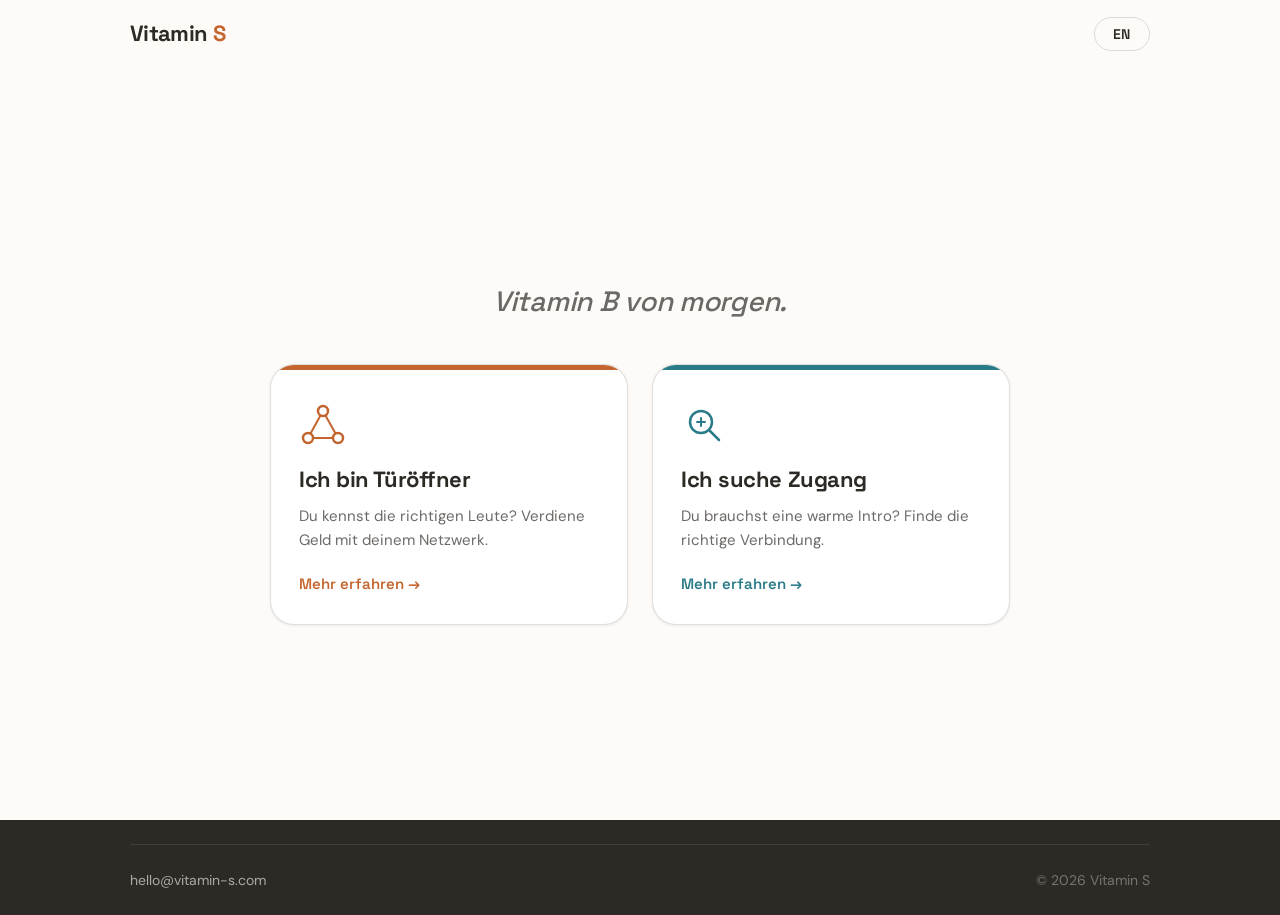
<file: index.html>
<!DOCTYPE html>
<html lang="de">
<head>
  <meta charset="UTF-8">
  <meta name="viewport" content="width=device-width, initial-scale=1.0">
  <meta name="description" content="Vitamin S — Warm introductions that open doors. For super communicators and job seekers.">
  <title>Vitamin S</title>
  <link rel="preconnect" href="https://fonts.googleapis.com">
  <link rel="preconnect" href="https://fonts.gstatic.com" crossorigin>
  <link href="https://fonts.googleapis.com/css2?family=DM+Sans:ital,opsz,wght@0,9..40,300;0,9..40,400;0,9..40,500;0,9..40,600;1,9..40,400&family=Space+Grotesk:wght@400;500;600;700&display=swap" rel="stylesheet">
  <link rel="stylesheet" href="style.css">
</head>
<body data-page="splash">

  <!-- ─── NAV ─── -->
  <header class="nav" id="nav">
    <div class="container nav__inner">
      <a href="index.html" class="nav__logo" aria-label="Vitamin S">
        Vitamin&nbsp;<span class="nav__s">S</span>
      </a>
      <button class="lang-toggle" id="langToggle" aria-label="Switch language" data-i18n="langToggle">EN</button>
    </div>
  </header>

  <main class="splash-main">
    <div class="splash-hero">
      <p class="splash-tagline" data-i18n="splashTagline">Vitamin B von morgen.</p>
    </div>

    <div class="splash-cards container">

      <a href="communicators.html" class="splash-card splash-card--communicator">
        <div class="splash-card__stripe splash-card__stripe--communicator"></div>
        <div class="splash-card__body">
          <div class="splash-card__icon" aria-hidden="true">
            <svg viewBox="0 0 48 48" fill="none" xmlns="http://www.w3.org/2000/svg">
              <circle cx="24" cy="9" r="5" stroke="currentColor" stroke-width="2.5"/>
              <circle cx="9" cy="36" r="5" stroke="currentColor" stroke-width="2.5"/>
              <circle cx="39" cy="36" r="5" stroke="currentColor" stroke-width="2.5"/>
              <line x1="21.5" y1="13.5" x2="11.5" y2="31.5" stroke="currentColor" stroke-width="2" stroke-linecap="round"/>
              <line x1="26.5" y1="13.5" x2="36.5" y2="31.5" stroke="currentColor" stroke-width="2" stroke-linecap="round"/>
              <line x1="14" y1="36" x2="34" y2="36" stroke="currentColor" stroke-width="2" stroke-linecap="round"/>
            </svg>
          </div>
          <h2 data-i18n="splashCommTitle">Ich bin Türöffner</h2>
          <p data-i18n="splashCommSub">Du kennst die richtigen Leute? Verdiene Geld mit deinem Netzwerk.</p>
          <span class="splash-card__cta splash-card__cta--communicator" data-i18n="splashCTA">Mehr erfahren →</span>
        </div>
      </a>

      <a href="seekers.html" class="splash-card splash-card--seeker">
        <div class="splash-card__stripe splash-card__stripe--seeker"></div>
        <div class="splash-card__body">
          <div class="splash-card__icon" aria-hidden="true">
            <svg viewBox="0 0 48 48" fill="none" xmlns="http://www.w3.org/2000/svg">
              <circle cx="20" cy="20" r="11" stroke="currentColor" stroke-width="2.5"/>
              <path d="M29 29l9 9" stroke="currentColor" stroke-width="2.5" stroke-linecap="round"/>
              <path d="M16 20h8M20 16v8" stroke="currentColor" stroke-width="2" stroke-linecap="round"/>
            </svg>
          </div>
          <h2 data-i18n="splashSeekerTitle">Ich suche Zugang</h2>
          <p data-i18n="splashSeekerSub">Du brauchst eine warme Intro? Finde die richtige Verbindung.</p>
          <span class="splash-card__cta splash-card__cta--seeker" data-i18n="splashCTA">Mehr erfahren →</span>
        </div>
      </a>

    </div>
  </main>

  <!-- ─── FOOTER ─── -->
  <footer class="footer footer--minimal">
    <div class="container footer__inner">
      <div class="footer__bottom">
        <a href="mailto:hello@vitamin-s.com" class="footer__email">hello@vitamin-s.com</a>
        <span class="footer__copy" data-i18n="footerCopyright">© 2026 Vitamin S</span>
      </div>
    </div>
  </footer>

  <script src="script.js"></script>
</body>
</html>
</file>
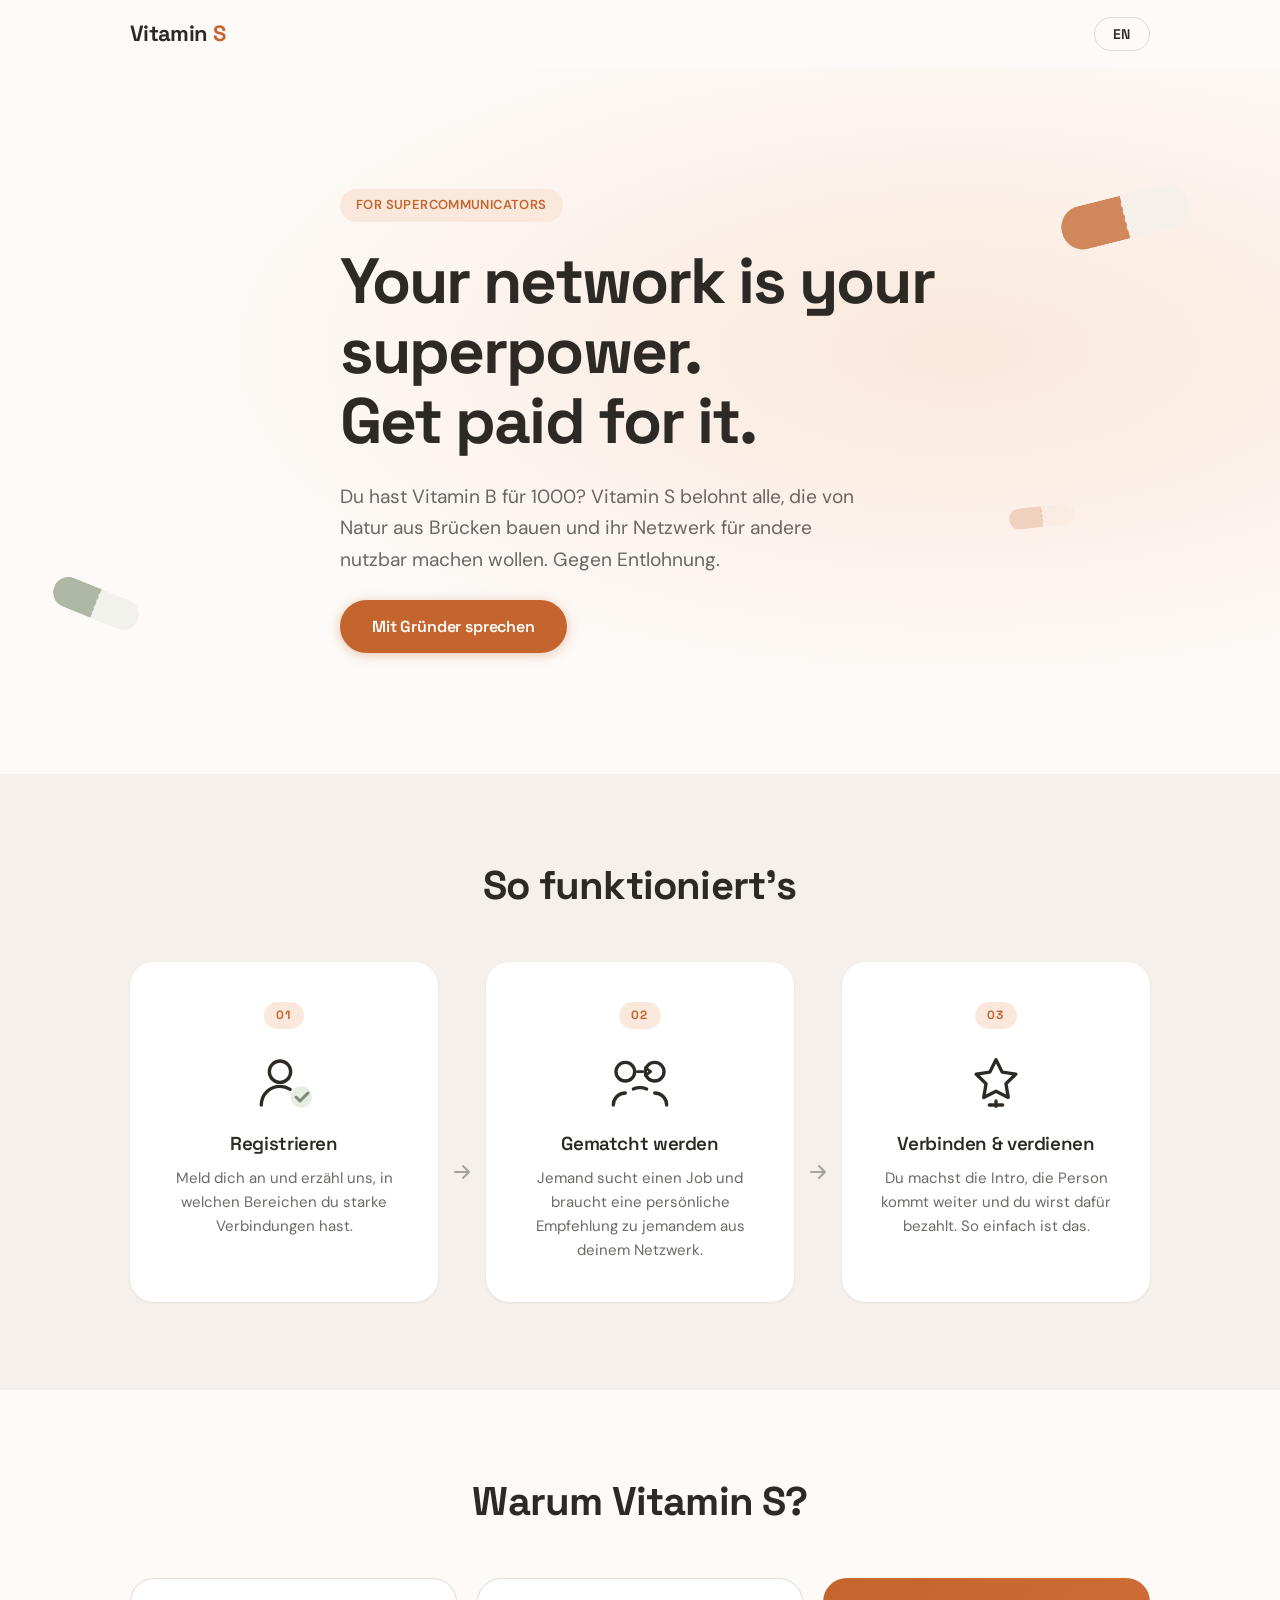
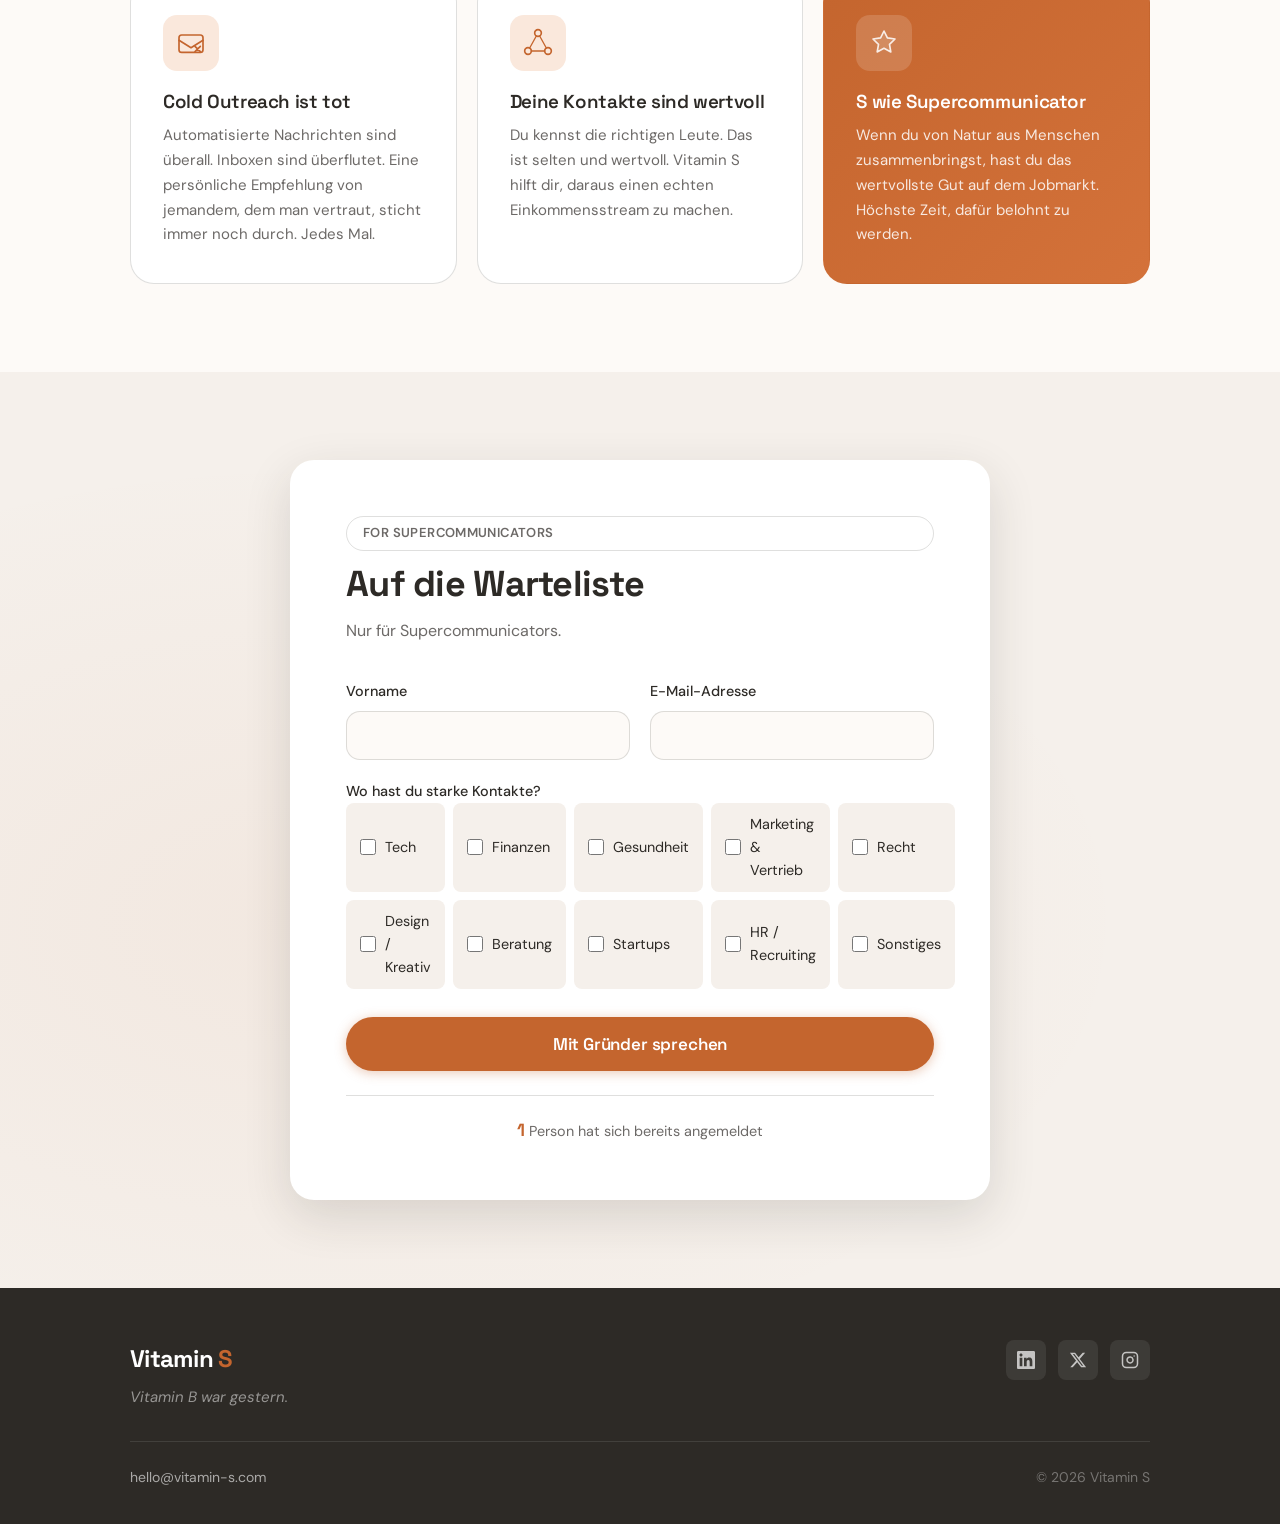
<file: communicators.html>
<!DOCTYPE html>
<html lang="en">
<head>
  <meta charset="UTF-8">
  <meta name="viewport" content="width=device-width, initial-scale=1.0">
  <meta name="description" content="Get paid for making warm introductions. Vitamin S is the platform for super communicators.">
  <title>Vitamin S — Your network is your superpower</title>
  <link rel="preconnect" href="https://fonts.googleapis.com">
  <link rel="preconnect" href="https://fonts.gstatic.com" crossorigin>
  <link href="https://fonts.googleapis.com/css2?family=DM+Sans:ital,opsz,wght@0,9..40,300;0,9..40,400;0,9..40,500;0,9..40,600;1,9..40,400&family=Space+Grotesk:wght@400;500;600;700&display=swap" rel="stylesheet">
  <link rel="stylesheet" href="style.css">
</head>
<body>

  <!-- ─── NAV ─── -->
  <header class="nav" id="nav">
    <div class="container nav__inner">
      <a href="index.html" class="nav__logo" aria-label="Vitamin S">
        Vitamin&nbsp;<span class="nav__s">S</span>
      </a>
      <button class="lang-toggle" id="langToggle" aria-label="Switch language" data-i18n="langToggle">DE</button>
    </div>
  </header>

  <main>

    <!-- ─── HERO ─── -->
    <section class="hero fade-in-section" id="hero">
      <div class="hero__pills" aria-hidden="true">
        <svg class="pill pill--large" viewBox="0 0 100 34" fill="none" xmlns="http://www.w3.org/2000/svg">
          <rect width="100" height="34" rx="17" fill="#F5F0EB"/>
          <clipPath id="cp-l"><rect width="50" height="34"/></clipPath>
          <rect width="100" height="34" rx="17" fill="#C4652E" clip-path="url(#cp-l)"/>
          <line x1="50" y1="6" x2="50" y2="28" stroke="white" stroke-width="1.5" stroke-dasharray="3 3" opacity="0.7"/>
        </svg>
        <svg class="pill pill--medium" viewBox="0 0 70 24" fill="none" xmlns="http://www.w3.org/2000/svg">
          <rect width="70" height="24" rx="12" fill="#E8EDE4"/>
          <clipPath id="cp-m"><rect width="35" height="24"/></clipPath>
          <rect width="70" height="24" rx="12" fill="#7A8B6F" clip-path="url(#cp-m)"/>
          <line x1="35" y1="4" x2="35" y2="20" stroke="white" stroke-width="1.5" stroke-dasharray="2 3" opacity="0.6"/>
        </svg>
        <svg class="pill pill--small" viewBox="0 0 56 18" fill="none" xmlns="http://www.w3.org/2000/svg">
          <rect width="56" height="18" rx="9" fill="#FAE8DC"/>
          <clipPath id="cp-s"><rect width="28" height="18"/></clipPath>
          <rect width="56" height="18" rx="9" fill="#C4652E" opacity="0.45" clip-path="url(#cp-s)"/>
          <line x1="28" y1="3" x2="28" y2="15" stroke="#C4652E" stroke-width="1" stroke-dasharray="2 2" opacity="0.6"/>
        </svg>
      </div>
      <div class="container hero__inner">
        <span class="pill-badge" data-i18n="heroBadge">Super Communicators only</span>
        <h1 class="hero__headline" data-i18n-html="heroHeadline">
          Your network is your superpower.<br>Get paid for it.
        </h1>
        <p class="hero__sub" data-i18n="heroSub">
          Vitamin B is so yesterday. Vitamin S rewards the people who actually make things happen — warm introductions that open doors.
        </p>
        <a href="#waitlist" class="btn btn--primary" data-i18n="heroCTA">Claim Your Spot</a>
      </div>
    </section>

    <!-- ─── HOW IT WORKS ─── -->
    <section class="how fade-in-section" id="how">
      <div class="container">
        <h2 class="section-title" data-i18n="howTitle">How it works</h2>
        <div class="steps">

          <div class="step-card">
            <div class="step-number">01</div>
            <div class="step-icon">
              <svg viewBox="0 0 48 48" fill="none" xmlns="http://www.w3.org/2000/svg">
                <circle cx="21" cy="17" r="8" stroke="currentColor" stroke-width="2.5" stroke-linecap="round"/>
                <path d="M7 42c0-7.732 6.268-14 14-14 2.79 0 5.4.82 7.6 2.23" stroke="currentColor" stroke-width="2.5" stroke-linecap="round"/>
                <circle cx="37" cy="36" r="8" fill="#E8EDE4"/>
                <path d="M33 36l3 3 6-6" stroke="#7A8B6F" stroke-width="2.2" stroke-linecap="round" stroke-linejoin="round"/>
              </svg>
            </div>
            <h3 data-i18n="step1Title">Sign up</h3>
            <p data-i18n="step1Text">Join as a Super Communicator and tell us about your network and areas of expertise.</p>
          </div>

          <div class="step-arrow" aria-hidden="true">
            <svg viewBox="0 0 24 24" fill="none" xmlns="http://www.w3.org/2000/svg">
              <path d="M5 12h14M13 6l6 6-6 6" stroke="currentColor" stroke-width="2" stroke-linecap="round" stroke-linejoin="round"/>
            </svg>
          </div>

          <div class="step-card">
            <div class="step-number">02</div>
            <div class="step-icon">
              <svg viewBox="0 0 48 48" fill="none" xmlns="http://www.w3.org/2000/svg">
                <circle cx="13" cy="17" r="7" stroke="currentColor" stroke-width="2.5"/>
                <circle cx="35" cy="17" r="7" stroke="currentColor" stroke-width="2.5"/>
                <path d="M4 42c0-4.97 4.03-9 9-9" stroke="currentColor" stroke-width="2.5" stroke-linecap="round"/>
                <path d="M44 42c0-4.97-4.03-9-9-9" stroke="currentColor" stroke-width="2.5" stroke-linecap="round"/>
                <path d="M19 30c1.5-.65 3.18-1 4.9-1h.2c1.72 0 3.4.35 4.9 1" stroke="currentColor" stroke-width="2.5" stroke-linecap="round"/>
                <path d="M22 17h4M28 14l4 3-4 3" stroke="currentColor" stroke-width="2" stroke-linecap="round" stroke-linejoin="round"/>
              </svg>
            </div>
            <h3 data-i18n="step2Title">Get matched</h3>
            <p data-i18n="step2Text">A job seeker requests a warm intro to someone in your network — a hiring manager, founder, or decision-maker.</p>
          </div>

          <div class="step-arrow" aria-hidden="true">
            <svg viewBox="0 0 24 24" fill="none" xmlns="http://www.w3.org/2000/svg">
              <path d="M5 12h14M13 6l6 6-6 6" stroke="currentColor" stroke-width="2" stroke-linecap="round" stroke-linejoin="round"/>
            </svg>
          </div>

          <div class="step-card">
            <div class="step-number">03</div>
            <div class="step-icon">
              <svg viewBox="0 0 48 48" fill="none" xmlns="http://www.w3.org/2000/svg">
                <path d="M24 8l4.6 9.3 10.3 1.5-7.45 7.26 1.76 10.24L24 31.62l-9.21 4.68 1.76-10.24L9.1 18.8l10.3-1.5L24 8z" stroke="currentColor" stroke-width="2.5" stroke-linejoin="round" stroke-linecap="round"/>
                <path d="M19 42h10M24 39v4" stroke="currentColor" stroke-width="2.5" stroke-linecap="round"/>
              </svg>
            </div>
            <h3 data-i18n="step3Title">Connect &amp; earn</h3>
            <p data-i18n="step3Text">You make the intro, they land the opportunity, and you get paid. Simple as that.</p>
          </div>

        </div>
      </div>
    </section>

    <!-- ─── VALUE PROPS ─── -->
    <section class="value fade-in-section" id="value">
      <div class="container">
        <h2 class="section-title" data-i18n="valueTitle">Why Vitamin S?</h2>
        <div class="value-grid">

          <div class="value-card">
            <div class="value-icon">
              <svg viewBox="0 0 48 48" fill="none" xmlns="http://www.w3.org/2000/svg">
                <rect x="6" y="12" width="36" height="26" rx="4" stroke="currentColor" stroke-width="2.5"/>
                <path d="M6 20l18 11 18-11" stroke="currentColor" stroke-width="2.5" stroke-linecap="round" stroke-linejoin="round"/>
                <path d="M30 29l8 8M38 29l-8 8" stroke="currentColor" stroke-width="2.5" stroke-linecap="round"/>
              </svg>
            </div>
            <h3 data-i18n="value1Title">Cold outreach is dead</h3>
            <p data-i18n="value1Text">Automated messages are everywhere. Inboxes are flooded. A warm intro from someone you know still cuts through every time.</p>
          </div>

          <div class="value-card">
            <div class="value-icon">
              <svg viewBox="0 0 48 48" fill="none" xmlns="http://www.w3.org/2000/svg">
                <circle cx="24" cy="9" r="5" stroke="currentColor" stroke-width="2.5"/>
                <circle cx="9" cy="36" r="5" stroke="currentColor" stroke-width="2.5"/>
                <circle cx="39" cy="36" r="5" stroke="currentColor" stroke-width="2.5"/>
                <line x1="21.5" y1="13.5" x2="11.5" y2="31.5" stroke="currentColor" stroke-width="2" stroke-linecap="round"/>
                <line x1="26.5" y1="13.5" x2="36.5" y2="31.5" stroke="currentColor" stroke-width="2" stroke-linecap="round"/>
                <line x1="14" y1="36" x2="34" y2="36" stroke="currentColor" stroke-width="2" stroke-linecap="round"/>
              </svg>
            </div>
            <h3 data-i18n="value2Title">Your contacts are valuable</h3>
            <p data-i18n="value2Text">You already know the right people. Vitamin S helps you turn those relationships into a real income stream — on your own terms.</p>
          </div>

          <div class="value-card value-card--accent">
            <div class="value-icon">
              <svg viewBox="0 0 48 48" fill="none" xmlns="http://www.w3.org/2000/svg">
                <path d="M24 6l5.1 10.3 11.4 1.66-8.25 8.03 1.95 11.35L24 31.98l-10.2 5.36 1.95-11.35L7.5 17.96l11.4-1.66L24 6z" stroke="currentColor" stroke-width="2.5" stroke-linejoin="round" stroke-linecap="round" fill="currentColor" fill-opacity="0.12"/>
              </svg>
            </div>
            <h3 data-i18n="value3Title">S like Super Communicator</h3>
            <p data-i18n="value3Text">This isn't for random referrals. Vitamin S is for top connectors whose introductions are trusted, personal, and make things happen.</p>
          </div>

        </div>
      </div>
    </section>

    <!-- ─── WAITLIST ─── -->
    <section class="waitlist fade-in-section" id="waitlist">
      <div class="container">
        <div class="waitlist-card">
          <div class="waitlist-header">
            <span class="pill-badge pill-badge--outline" data-i18n="heroBadge">Super Communicators only</span>
            <h2 data-i18n="formTitle">Join the waitlist</h2>
            <p data-i18n="formSub">Be among the first Super Communicators on Vitamin S.</p>
          </div>

          <form id="waitlistForm" novalidate>
            <div class="form-row">
              <div class="form-group">
                <label for="firstName" data-i18n="labelFirstName">First name</label>
                <input type="text" id="firstName" name="firstName" autocomplete="given-name" required>
              </div>
              <div class="form-group">
                <label for="email" data-i18n="labelEmail">Email address</label>
                <input type="email" id="email" name="email" autocomplete="email" required>
              </div>
            </div>

            <fieldset class="form-group form-fieldset">
              <legend class="form-legend" data-i18n="labelIndustries">Where do you have strong contacts?</legend>
              <div class="checkbox-grid">
                <label class="checkbox-item">
                  <input type="checkbox" name="industry" value="tech">
                  <span data-i18n="industryTech">Tech</span>
                </label>
                <label class="checkbox-item">
                  <input type="checkbox" name="industry" value="finance">
                  <span data-i18n="industryFinance">Finance</span>
                </label>
                <label class="checkbox-item">
                  <input type="checkbox" name="industry" value="healthcare">
                  <span data-i18n="industryHealthcare">Healthcare</span>
                </label>
                <label class="checkbox-item">
                  <input type="checkbox" name="industry" value="marketing">
                  <span data-i18n="industryMarketing">Marketing &amp; Sales</span>
                </label>
                <label class="checkbox-item">
                  <input type="checkbox" name="industry" value="legal">
                  <span data-i18n="industryLegal">Legal</span>
                </label>
                <label class="checkbox-item">
                  <input type="checkbox" name="industry" value="design">
                  <span data-i18n="industryDesign">Design / Creative</span>
                </label>
                <label class="checkbox-item">
                  <input type="checkbox" name="industry" value="consulting">
                  <span data-i18n="industryConsulting">Consulting</span>
                </label>
                <label class="checkbox-item">
                  <input type="checkbox" name="industry" value="startups">
                  <span data-i18n="industryStartups">Startups</span>
                </label>
                <label class="checkbox-item">
                  <input type="checkbox" name="industry" value="hr">
                  <span data-i18n="industryHR">HR / Recruiting</span>
                </label>
                <label class="checkbox-item">
                  <input type="checkbox" name="industry" value="other" id="otherCheck">
                  <span data-i18n="industryOther">Other</span>
                </label>
              </div>
              <div class="other-field" id="otherField" hidden>
                <input type="text" id="otherIndustry" name="otherIndustry"
                       data-i18n-placeholder="otherPlaceholder"
                       placeholder="Tell us more...">
              </div>
            </fieldset>

            <button type="submit" class="btn btn--primary btn--full" data-i18n="submitCTA">
              Claim Your Spot
            </button>
          </form>

          <div class="success-state" id="successState" hidden>
            <div class="success-icon">
              <svg viewBox="0 0 48 48" fill="none" xmlns="http://www.w3.org/2000/svg">
                <circle cx="24" cy="24" r="18" stroke="currentColor" stroke-width="2.5"/>
                <path d="M16 24l6 6 10-12" stroke="currentColor" stroke-width="2.5" stroke-linecap="round" stroke-linejoin="round"/>
              </svg>
            </div>
            <h3 data-i18n="successMsg">Your dose of Vitamin S is on its way!</h3>
            <p data-i18n="successSub">We'll reach out as soon as we launch. Stay connected.</p>
          </div>

          <div class="counter" id="counter">
            <span id="counterNumber">0</span>&nbsp;<span id="counterText" data-i18n="counterTextPlural">people have already joined</span>
          </div>
        </div>
      </div>
    </section>

  </main>

  <!-- ─── FOOTER ─── -->
  <footer class="footer">
    <div class="container footer__inner">
      <div class="footer__top">
        <div class="footer__brand">
          <span class="footer__logo">Vitamin&nbsp;<span class="footer__s">S</span></span>
          <p class="footer__tagline" data-i18n="footerTagline">Vitamin B war gestern.</p>
        </div>
        <div class="footer__social">
          <a href="https://linkedin.com" target="_blank" rel="noopener noreferrer" aria-label="LinkedIn" class="social-link">
            <svg viewBox="0 0 24 24" fill="currentColor" xmlns="http://www.w3.org/2000/svg">
              <path d="M20.447 20.452h-3.554v-5.569c0-1.328-.027-3.037-1.852-3.037-1.853 0-2.136 1.445-2.136 2.939v5.667H9.351V9h3.414v1.561h.046c.477-.9 1.637-1.85 3.37-1.85 3.601 0 4.267 2.37 4.267 5.455v6.286zM5.337 7.433c-1.144 0-2.063-.926-2.063-2.065 0-1.138.92-2.063 2.063-2.063 1.14 0 2.064.925 2.064 2.063 0 1.139-.925 2.065-2.064 2.065zm1.782 13.019H3.555V9h3.564v11.452zM22.225 0H1.771C.792 0 0 .774 0 1.729v20.542C0 23.227.792 24 1.771 24h20.451C23.2 24 24 23.227 24 22.271V1.729C24 .774 23.2 0 22.222 0h.003z"/>
            </svg>
          </a>
          <a href="https://x.com" target="_blank" rel="noopener noreferrer" aria-label="X / Twitter" class="social-link">
            <svg viewBox="0 0 24 24" fill="currentColor" xmlns="http://www.w3.org/2000/svg">
              <path d="M18.244 2.25h3.308l-7.227 8.26 8.502 11.24H16.17l-5.214-6.817L4.99 21.75H1.68l7.73-8.835L1.254 2.25H8.08l4.713 6.231zm-1.161 17.52h1.833L7.084 4.126H5.117z"/>
            </svg>
          </a>
          <a href="https://instagram.com" target="_blank" rel="noopener noreferrer" aria-label="Instagram" class="social-link">
            <svg viewBox="0 0 24 24" fill="none" stroke="currentColor" stroke-width="2" stroke-linecap="round" stroke-linejoin="round" xmlns="http://www.w3.org/2000/svg">
              <rect x="2" y="2" width="20" height="20" rx="5" ry="5"/>
              <path d="M16 11.37A4 4 0 1112.63 8 4 4 0 0116 11.37z"/>
              <line x1="17.5" y1="6.5" x2="17.51" y2="6.5"/>
            </svg>
          </a>
        </div>
      </div>
      <div class="footer__bottom">
        <a href="mailto:hello@vitamin-s.com" class="footer__email">hello@vitamin-s.com</a>
        <span class="footer__copy" data-i18n="footerCopyright">© 2026 Vitamin S</span>
      </div>
    </div>
  </footer>

  <script src="script.js"></script>
</body>
</html>
</file>
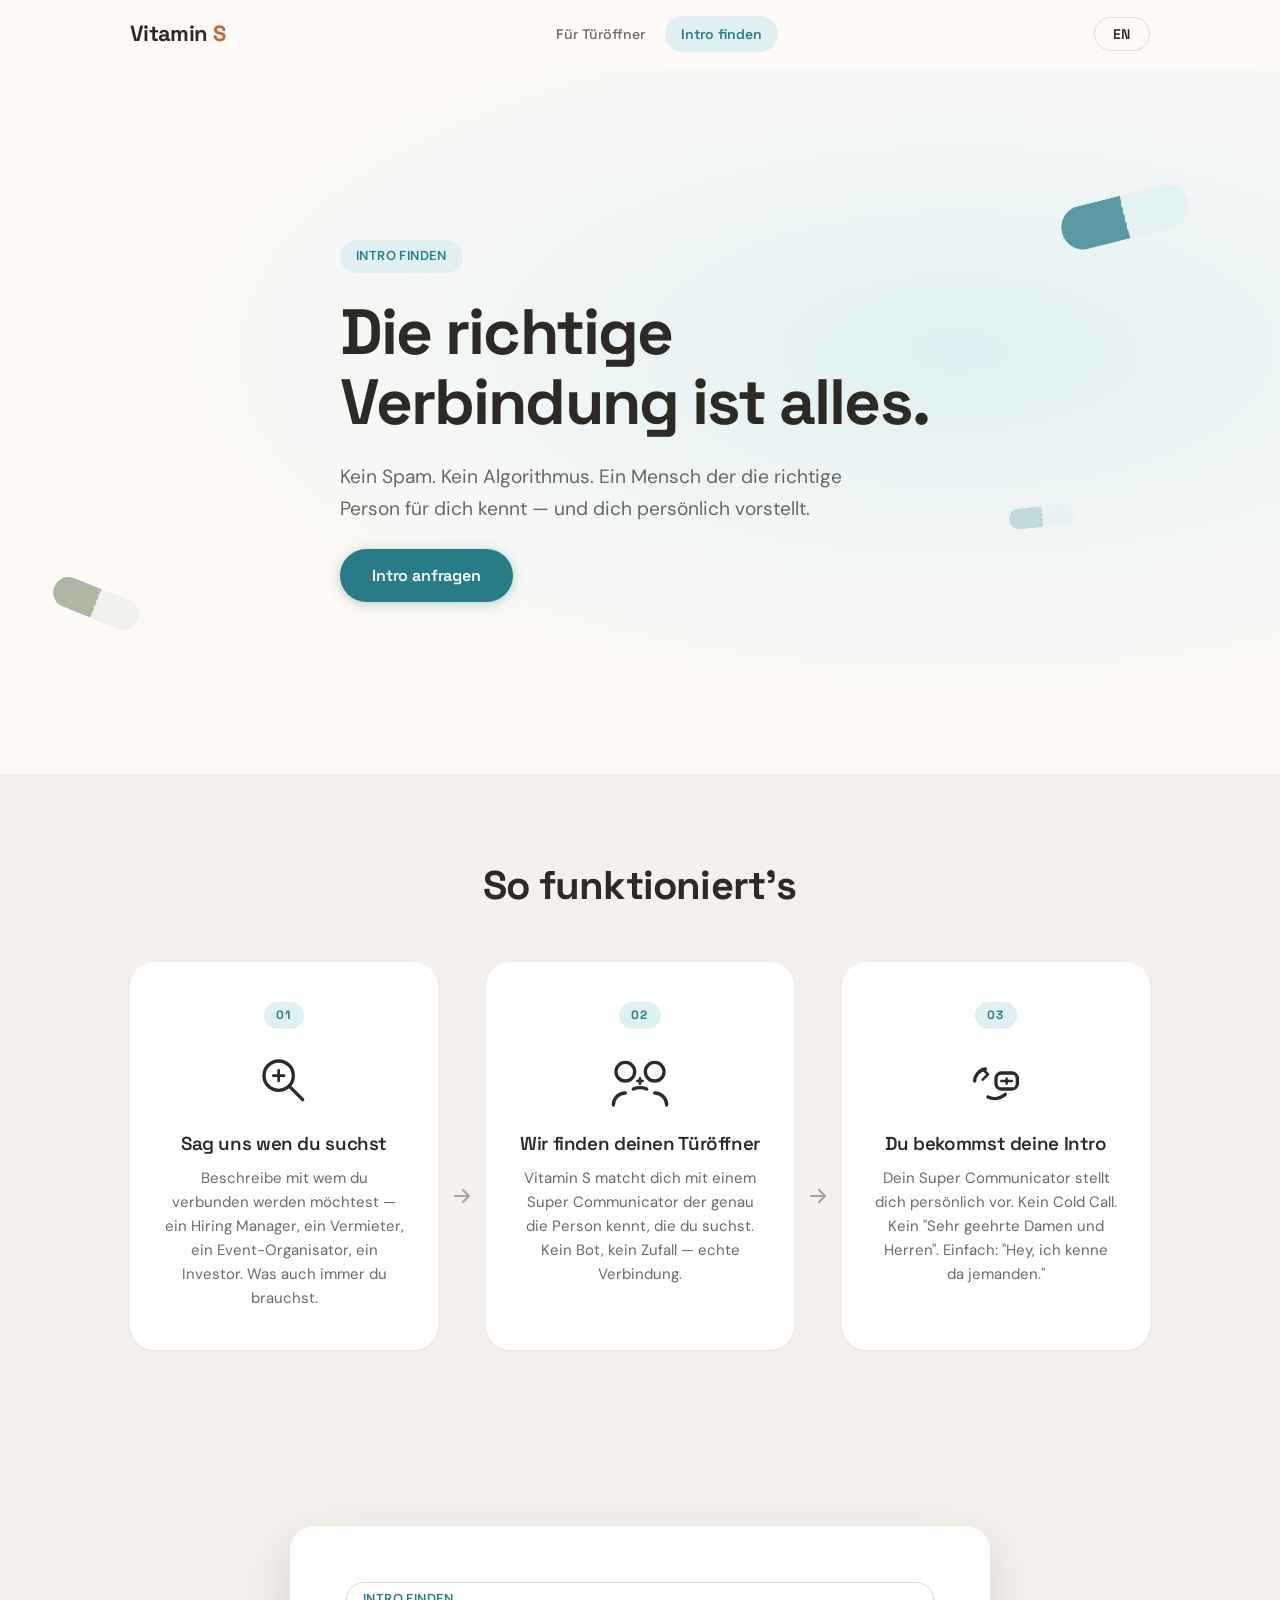
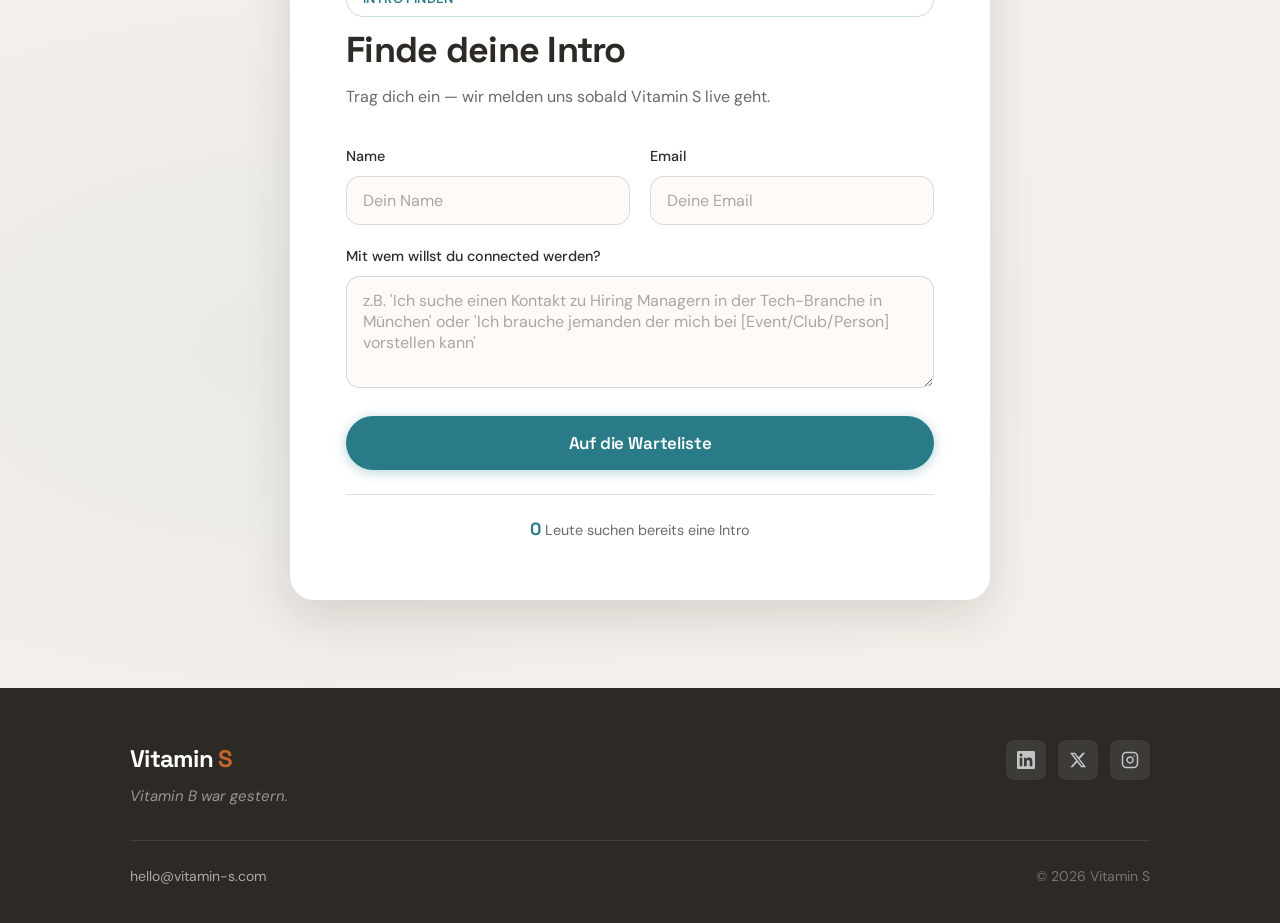
<file: seekers.html>
<!DOCTYPE html>
<html lang="de">
<head>
  <meta charset="UTF-8">
  <meta name="viewport" content="width=device-width, initial-scale=1.0">
  <meta name="description" content="Finde eine warme Intro — kein Spam, kein Algorithmus. Vitamin S verbindet dich mit echten Türöffnern.">
  <title>Vitamin S — Intro finden</title>
  <link rel="preconnect" href="https://fonts.googleapis.com">
  <link rel="preconnect" href="https://fonts.gstatic.com" crossorigin>
  <link href="https://fonts.googleapis.com/css2?family=DM+Sans:ital,opsz,wght@0,9..40,300;0,9..40,400;0,9..40,500;0,9..40,600;1,9..40,400&family=Space+Grotesk:wght@400;500;600;700&display=swap" rel="stylesheet">
  <link rel="stylesheet" href="style.css">
</head>
<body data-page="seekers">

  <!-- ─── NAV ─── -->
  <header class="nav" id="nav">
    <div class="container nav__inner">
      <a href="index.html" class="nav__logo" aria-label="Vitamin S">
        Vitamin&nbsp;<span class="nav__s">S</span>
      </a>
      <nav class="nav__tabs" aria-label="Site navigation">
        <a href="communicators.html" class="nav-tab" data-i18n="navTabCommunicators">Für Türöffner</a>
        <a href="seekers.html" class="nav-tab nav-tab--active nav-tab--teal" data-i18n="navTabSeekers">Intro finden</a>
      </nav>
      <button class="lang-toggle" id="langToggle" aria-label="Switch language" data-i18n="langToggle">EN</button>
    </div>
  </header>

  <main>

    <!-- ─── HERO ─── -->
    <section class="hero hero--seeker fade-in-section" id="hero">
      <div class="hero__pills" aria-hidden="true">
        <svg class="pill pill--large" viewBox="0 0 100 34" fill="none" xmlns="http://www.w3.org/2000/svg">
          <rect width="100" height="34" rx="17" fill="#E0F0F2"/>
          <clipPath id="cp-tl"><rect width="50" height="34"/></clipPath>
          <rect width="100" height="34" rx="17" fill="#2A7B88" clip-path="url(#cp-tl)"/>
          <line x1="50" y1="6" x2="50" y2="28" stroke="white" stroke-width="1.5" stroke-dasharray="3 3" opacity="0.7"/>
        </svg>
        <svg class="pill pill--medium" viewBox="0 0 70 24" fill="none" xmlns="http://www.w3.org/2000/svg">
          <rect width="70" height="24" rx="12" fill="#E8EDE4"/>
          <clipPath id="cp-tm"><rect width="35" height="24"/></clipPath>
          <rect width="70" height="24" rx="12" fill="#7A8B6F" clip-path="url(#cp-tm)"/>
          <line x1="35" y1="4" x2="35" y2="20" stroke="white" stroke-width="1.5" stroke-dasharray="2 3" opacity="0.6"/>
        </svg>
        <svg class="pill pill--small" viewBox="0 0 56 18" fill="none" xmlns="http://www.w3.org/2000/svg">
          <rect width="56" height="18" rx="9" fill="#E0F0F2"/>
          <clipPath id="cp-ts"><rect width="28" height="18"/></clipPath>
          <rect width="56" height="18" rx="9" fill="#2A7B88" opacity="0.45" clip-path="url(#cp-ts)"/>
          <line x1="28" y1="3" x2="28" y2="15" stroke="#2A7B88" stroke-width="1" stroke-dasharray="2 2" opacity="0.6"/>
        </svg>
      </div>
      <div class="container hero__inner">
        <span class="pill-badge pill-badge--teal" data-i18n="seekerHeroBadge">Intro finden</span>
        <h1 class="hero__headline" data-i18n-html="seekerHeroHeadline">
          Die richtige Verbindung ist alles.
        </h1>
        <p class="hero__sub" data-i18n="seekerHeroSub">
          Kein Spam. Kein Algorithmus. Ein Mensch der die richtige Person für dich kennt — und dich persönlich vorstellt.
        </p>
        <a href="#seeker-waitlist" class="btn btn--teal" data-i18n="seekerHeroCTA">Intro anfragen</a>
      </div>
    </section>

    <!-- ─── HOW IT WORKS ─── -->
    <section class="how fade-in-section" id="how">
      <div class="container">
        <h2 class="section-title" data-i18n="seekerHowTitle">So funktioniert's</h2>
        <div class="steps">

          <div class="step-card">
            <div class="step-number step-number--teal">01</div>
            <div class="step-icon">
              <svg viewBox="0 0 48 48" fill="none" xmlns="http://www.w3.org/2000/svg">
                <circle cx="20" cy="20" r="11" stroke="currentColor" stroke-width="2.5"/>
                <path d="M29 29l9 9" stroke="currentColor" stroke-width="2.5" stroke-linecap="round"/>
                <path d="M16 20h8M20 16v8" stroke="currentColor" stroke-width="2" stroke-linecap="round"/>
              </svg>
            </div>
            <h3 data-i18n="seekerStep1Title">Sag uns wen du suchst</h3>
            <p data-i18n="seekerStep1Text">Beschreibe mit wem du verbunden werden möchtest — ein Hiring Manager, ein Vermieter, ein Event-Organisator, ein Investor. Was auch immer du brauchst.</p>
          </div>

          <div class="step-arrow" aria-hidden="true">
            <svg viewBox="0 0 24 24" fill="none" xmlns="http://www.w3.org/2000/svg">
              <path d="M5 12h14M13 6l6 6-6 6" stroke="currentColor" stroke-width="2" stroke-linecap="round" stroke-linejoin="round"/>
            </svg>
          </div>

          <div class="step-card">
            <div class="step-number step-number--teal">02</div>
            <div class="step-icon">
              <svg viewBox="0 0 48 48" fill="none" xmlns="http://www.w3.org/2000/svg">
                <circle cx="13" cy="17" r="7" stroke="currentColor" stroke-width="2.5"/>
                <circle cx="35" cy="17" r="7" stroke="currentColor" stroke-width="2.5"/>
                <path d="M4 42c0-4.97 4.03-9 9-9" stroke="currentColor" stroke-width="2.5" stroke-linecap="round"/>
                <path d="M44 42c0-4.97-4.03-9-9-9" stroke="currentColor" stroke-width="2.5" stroke-linecap="round"/>
                <path d="M19 30c1.5-.65 3.18-1 4.9-1h.2c1.72 0 3.4.35 4.9 1" stroke="currentColor" stroke-width="2.5" stroke-linecap="round"/>
                <path d="M24 22v4M22 24h4" stroke="currentColor" stroke-width="2" stroke-linecap="round"/>
              </svg>
            </div>
            <h3 data-i18n="seekerStep2Title">Wir finden deinen Türöffner</h3>
            <p data-i18n="seekerStep2Text">Vitamin S matcht dich mit einem Super Communicator der genau die Person kennt, die du suchst. Kein Bot, kein Zufall — echte Verbindung.</p>
          </div>

          <div class="step-arrow" aria-hidden="true">
            <svg viewBox="0 0 24 24" fill="none" xmlns="http://www.w3.org/2000/svg">
              <path d="M5 12h14M13 6l6 6-6 6" stroke="currentColor" stroke-width="2" stroke-linecap="round" stroke-linejoin="round"/>
            </svg>
          </div>

          <div class="step-card">
            <div class="step-number step-number--teal">03</div>
            <div class="step-icon">
              <svg viewBox="0 0 48 48" fill="none" xmlns="http://www.w3.org/2000/svg">
                <path d="M8 24c0-4 3-8 8-9" stroke="currentColor" stroke-width="2.5" stroke-linecap="round"/>
                <path d="M18 36c4 2 9 1 13-2" stroke="currentColor" stroke-width="2.5" stroke-linecap="round"/>
                <path d="M14 15l4 4-4 4" stroke="currentColor" stroke-width="2" stroke-linecap="round" stroke-linejoin="round"/>
                <rect x="24" y="18" width="16" height="12" rx="4" stroke="currentColor" stroke-width="2.5"/>
                <path d="M28 24h8M32 22v4" stroke="currentColor" stroke-width="1.8" stroke-linecap="round"/>
              </svg>
            </div>
            <h3 data-i18n="seekerStep3Title">Du bekommst deine Intro</h3>
            <p data-i18n="seekerStep3Text">Dein Super Communicator stellt dich persönlich vor. Kein Cold Call. Kein "Sehr geehrte Damen und Herren". Einfach: "Hey, ich kenne da jemanden."</p>
          </div>

        </div>
      </div>
    </section>

    <!-- ─── WAITLIST ─── -->
    <section class="waitlist waitlist--seeker fade-in-section" id="seeker-waitlist">
      <div class="container">
        <div class="waitlist-card">
          <div class="waitlist-header">
            <span class="pill-badge pill-badge--teal pill-badge--outline-teal" data-i18n="seekerHeroBadge">Intro finden</span>
            <h2 data-i18n="seekerFormTitle">Finde deine Intro</h2>
            <p data-i18n="seekerFormSub">Trag dich ein — wir melden uns sobald Vitamin S live geht.</p>
          </div>

          <form id="seekerForm" novalidate>
            <div class="form-row">
              <div class="form-group">
                <label for="seekerName" data-i18n="seekerLabelName">Name</label>
                <input type="text" id="seekerName" name="seekerName" autocomplete="name"
                       data-i18n-placeholder="seekerNamePlaceholder"
                       placeholder="Dein Name" required>
              </div>
              <div class="form-group">
                <label for="seekerEmail" data-i18n="seekerLabelEmail">Email</label>
                <input type="email" id="seekerEmail" name="seekerEmail" autocomplete="email"
                       data-i18n-placeholder="seekerEmailPlaceholder"
                       placeholder="Deine Email" required>
              </div>
            </div>

            <div class="form-group">
              <label for="seekerLookingFor" data-i18n="seekerLabelLookingFor">Mit wem willst du connected werden?</label>
              <textarea id="seekerLookingFor" name="seekerLookingFor" rows="4"
                        data-i18n-placeholder="seekerLookingForPlaceholder"
                        placeholder="z.B. 'Ich suche einen Kontakt zu Hiring Managern in der Tech-Branche in München'" required></textarea>
            </div>

            <button type="submit" class="btn btn--teal btn--full" data-i18n="seekerSubmitCTA">
              Auf die Warteliste
            </button>
          </form>

          <div class="success-state" id="seekerSuccessState" hidden>
            <div class="success-icon success-icon--teal">
              <svg viewBox="0 0 48 48" fill="none" xmlns="http://www.w3.org/2000/svg">
                <circle cx="24" cy="24" r="18" stroke="currentColor" stroke-width="2.5"/>
                <path d="M16 24l6 6 10-12" stroke="currentColor" stroke-width="2.5" stroke-linecap="round" stroke-linejoin="round"/>
              </svg>
            </div>
            <h3 data-i18n="seekerSuccessMsg">Du bist drin! Wir finden den richtigen Türöffner für dich. 🤝</h3>
            <p data-i18n="seekerSuccessSub">Wir melden uns sobald wir live gehen.</p>
          </div>

          <div class="counter" id="seekerCounter">
            <span id="seekerCounterNumber">0</span>&nbsp;<span id="seekerCounterText" data-i18n="seekerCounterTextPlural">Leute suchen bereits eine Intro</span>
          </div>
        </div>
      </div>
    </section>

  </main>

  <!-- ─── FOOTER ─── -->
  <footer class="footer">
    <div class="container footer__inner">
      <div class="footer__top">
        <div class="footer__brand">
          <span class="footer__logo">Vitamin&nbsp;<span class="footer__s">S</span></span>
          <p class="footer__tagline" data-i18n="footerTagline">Vitamin B war gestern.</p>
        </div>
        <div class="footer__social">
          <a href="https://linkedin.com" target="_blank" rel="noopener noreferrer" aria-label="LinkedIn" class="social-link">
            <svg viewBox="0 0 24 24" fill="currentColor" xmlns="http://www.w3.org/2000/svg">
              <path d="M20.447 20.452h-3.554v-5.569c0-1.328-.027-3.037-1.852-3.037-1.853 0-2.136 1.445-2.136 2.939v5.667H9.351V9h3.414v1.561h.046c.477-.9 1.637-1.85 3.37-1.85 3.601 0 4.267 2.37 4.267 5.455v6.286zM5.337 7.433c-1.144 0-2.063-.926-2.063-2.065 0-1.138.92-2.063 2.063-2.063 1.14 0 2.064.925 2.064 2.063 0 1.139-.925 2.065-2.064 2.065zm1.782 13.019H3.555V9h3.564v11.452zM22.225 0H1.771C.792 0 0 .774 0 1.729v20.542C0 23.227.792 24 1.771 24h20.451C23.2 24 24 23.227 24 22.271V1.729C24 .774 23.2 0 22.222 0h.003z"/>
            </svg>
          </a>
          <a href="https://x.com" target="_blank" rel="noopener noreferrer" aria-label="X / Twitter" class="social-link">
            <svg viewBox="0 0 24 24" fill="currentColor" xmlns="http://www.w3.org/2000/svg">
              <path d="M18.244 2.25h3.308l-7.227 8.26 8.502 11.24H16.17l-5.214-6.817L4.99 21.75H1.68l7.73-8.835L1.254 2.25H8.08l4.713 6.231zm-1.161 17.52h1.833L7.084 4.126H5.117z"/>
            </svg>
          </a>
          <a href="https://instagram.com" target="_blank" rel="noopener noreferrer" aria-label="Instagram" class="social-link">
            <svg viewBox="0 0 24 24" fill="none" stroke="currentColor" stroke-width="2" stroke-linecap="round" stroke-linejoin="round" xmlns="http://www.w3.org/2000/svg">
              <rect x="2" y="2" width="20" height="20" rx="5" ry="5"/>
              <path d="M16 11.37A4 4 0 1112.63 8 4 4 0 0116 11.37z"/>
              <line x1="17.5" y1="6.5" x2="17.51" y2="6.5"/>
            </svg>
          </a>
        </div>
      </div>
      <div class="footer__bottom">
        <a href="mailto:hello@vitamin-s.com" class="footer__email">hello@vitamin-s.com</a>
        <span class="footer__copy" data-i18n="footerCopyright">© 2026 Vitamin S</span>
      </div>
    </div>
  </footer>

  <script src="script.js"></script>
</body>
</html>
</file>
<file: style.css>
/* ─────────────────────────────────────────────
   VITAMIN S — style.css
   ───────────────────────────────────────────── */

/* ─── VARIABLES ─── */
:root {
  --beige:        #F5F0EB;
  --bg:           #FDFAF7;
  --dark:         #2D2A26;
  --dark-70:      rgba(45, 42, 38, 0.7);
  --dark-40:      rgba(45, 42, 38, 0.4);
  --dark-15:      rgba(45, 42, 38, 0.15);
  --orange:       #C4652E;
  --orange-dark:  #A8521F;
  --orange-light: #FAE8DC;
  --sage:         #7A8B6F;
  --sage-light:   #E8EDE4;
  --teal:         #2A7B88;
  --teal-dark:    #1F5F6A;
  --teal-light:   #E0F0F2;
  --white:        #FFFFFF;

  --radius-sm:   8px;
  --radius-md:   14px;
  --radius-lg:   24px;
  --radius-pill: 100px;

  --shadow-sm:  0 1px 3px rgba(45, 42, 38, 0.08);
  --shadow-md:  0 4px 16px rgba(45, 42, 38, 0.09);
  --shadow-lg:  0 8px 32px rgba(45, 42, 38, 0.12);
  --shadow-xl:  0 16px 48px rgba(45, 42, 38, 0.14);

  --font-body:    'DM Sans', system-ui, sans-serif;
  --font-heading: 'Space Grotesk', system-ui, sans-serif;

  --nav-height: 68px;
  --max-width:  1100px;
}

/* ─── RESET ─── */
*, *::before, *::after {
  box-sizing: border-box;
  margin: 0;
  padding: 0;
}

html {
  scroll-behavior: smooth;
  scroll-padding-top: var(--nav-height);
  -webkit-text-size-adjust: 100%;
}

body {
  font-family: var(--font-body);
  font-size: 1rem;
  line-height: 1.6;
  color: var(--dark);
  background-color: var(--bg);
  -webkit-font-smoothing: antialiased;
  -moz-osx-font-smoothing: grayscale;
}

img, svg { display: block; }

a { color: inherit; text-decoration: none; }

button {
  font-family: inherit;
  cursor: pointer;
  border: none;
  background: none;
}

fieldset {
  border: none;
  padding: 0;
  margin: 0;
  min-width: 0;
}

/* ─── TYPOGRAPHY ─── */
h1, h2, h3, h4 {
  font-family: var(--font-heading);
  line-height: 1.2;
  letter-spacing: -0.02em;
  color: var(--dark);
}

/* ─── UTILITIES ─── */
.container {
  width: 100%;
  max-width: var(--max-width);
  margin-inline: auto;
  padding-inline: 20px;
}

.accent {
  color: var(--orange);
}

.section-title {
  font-size: clamp(1.75rem, 3.5vw, 2.5rem);
  font-weight: 700;
  text-align: center;
  margin-bottom: 52px;
}

/* ─── BUTTONS ─── */
.btn {
  display: inline-flex;
  align-items: center;
  justify-content: center;
  gap: 8px;
  padding: 14px 32px;
  border-radius: var(--radius-pill);
  font-family: var(--font-heading);
  font-size: 1rem;
  font-weight: 600;
  letter-spacing: -0.01em;
  transition: transform 0.2s ease, box-shadow 0.2s ease, background-color 0.2s ease;
  cursor: pointer;
}

.btn--primary {
  background-color: var(--orange);
  color: var(--white);
  box-shadow: 0 2px 12px rgba(196, 101, 46, 0.35);
}

.btn--primary:hover {
  background-color: var(--orange-dark);
  transform: translateY(-2px);
  box-shadow: 0 6px 20px rgba(196, 101, 46, 0.45);
}

.btn--primary:active {
  transform: translateY(0);
}

.btn--full {
  width: 100%;
}

/* ─── PILL BADGE ─── */
.pill-badge {
  display: inline-block;
  padding: 6px 16px;
  border-radius: var(--radius-pill);
  font-size: 0.8125rem;
  font-weight: 600;
  letter-spacing: 0.03em;
  text-transform: uppercase;
  background-color: var(--orange-light);
  color: var(--orange);
}

.pill-badge--outline {
  background-color: transparent;
  border: 1.5px solid var(--dark-15);
  color: var(--dark-70);
}

/* ─────────────────────────────────────────────
   NAV
   ───────────────────────────────────────────── */
.nav {
  position: sticky;
  top: 0;
  z-index: 100;
  height: var(--nav-height);
  background-color: var(--bg);
  transition: background-color 0.3s, box-shadow 0.3s;
}

.nav--scrolled {
  background-color: rgba(253, 250, 247, 0.92);
  backdrop-filter: blur(12px);
  -webkit-backdrop-filter: blur(12px);
  box-shadow: 0 1px 0 var(--dark-15);
}

.nav__inner {
  height: 100%;
  display: flex;
  align-items: center;
  justify-content: space-between;
}

.nav__logo {
  font-family: var(--font-heading);
  font-size: 1.375rem;
  font-weight: 700;
  letter-spacing: -0.03em;
  color: var(--dark);
  transition: opacity 0.2s;
}

.nav__logo:hover { opacity: 0.75; }

.nav__s {
  color: var(--orange);
}

.lang-toggle {
  padding: 7px 18px;
  border-radius: var(--radius-pill);
  border: 1.5px solid var(--dark-15);
  font-family: var(--font-heading);
  font-size: 0.875rem;
  font-weight: 600;
  color: var(--dark);
  background: transparent;
  transition: border-color 0.2s, background-color 0.2s, color 0.2s;
  letter-spacing: 0.04em;
}

.lang-toggle:hover {
  border-color: var(--orange);
  background-color: var(--orange-light);
  color: var(--orange);
}

/* ─────────────────────────────────────────────
   HERO
   ───────────────────────────────────────────── */
.hero {
  position: relative;
  overflow: hidden;
  min-height: calc(88vh - var(--nav-height));
  display: flex;
  align-items: center;
  background: radial-gradient(ellipse at 75% 40%, #FAE8DC 0%, var(--bg) 58%);
  padding-block: 72px;
}

.hero__inner {
  position: relative;
  z-index: 1;
  display: flex;
  flex-direction: column;
  align-items: flex-start;
  gap: 24px;
  max-width: 680px;
}

.hero__headline {
  font-size: clamp(2.25rem, 5.5vw, 4rem);
  font-weight: 700;
  line-height: 1.1;
  letter-spacing: -0.03em;
}

.hero__sub {
  font-size: clamp(1rem, 2vw, 1.2rem);
  color: var(--dark-70);
  line-height: 1.65;
  max-width: 520px;
}

/* Floating vitamin pills decoration */
.hero__pills {
  position: absolute;
  inset: 0;
  pointer-events: none;
}

.pill {
  position: absolute;
  animation: float var(--duration, 5s) ease-in-out infinite;
  animation-delay: var(--delay, 0s);
  opacity: 0.75;
}

.pill--large {
  --duration: 6s;
  --delay: 0s;
  width: 130px;
  top: 18%;
  right: 7%;
  transform: rotate(-14deg);
  animation-name: floatA;
}

.pill--medium {
  --duration: 5.5s;
  --delay: 1.8s;
  width: 90px;
  bottom: 22%;
  left: 4%;
  transform: rotate(22deg);
  animation-name: floatB;
  opacity: 0.6;
}

.pill--small {
  --duration: 7s;
  --delay: 0.9s;
  width: 66px;
  top: 62%;
  right: 16%;
  transform: rotate(-6deg);
  animation-name: floatA;
  opacity: 0.45;
}

@keyframes floatA {
  0%, 100% { transform: translateY(0) rotate(-14deg); }
  50%       { transform: translateY(-12px) rotate(-14deg); }
}

@keyframes floatB {
  0%, 100% { transform: translateY(0) rotate(22deg); }
  50%       { transform: translateY(-10px) rotate(22deg); }
}

/* ─────────────────────────────────────────────
   HOW IT WORKS
   ───────────────────────────────────────────── */
.how {
  background-color: var(--beige);
  padding-block: 88px;
}

.steps {
  display: flex;
  align-items: flex-start;
  gap: 0;
}

.step-card {
  flex: 1;
  display: flex;
  flex-direction: column;
  align-items: center;
  text-align: center;
  padding: 36px 28px;
  background: var(--white);
  border-radius: var(--radius-lg);
  box-shadow: var(--shadow-sm);
  transition: transform 0.25s ease, box-shadow 0.25s ease;
}

.step-card:hover {
  transform: translateY(-4px);
  box-shadow: var(--shadow-lg);
}

.step-number {
  font-family: var(--font-heading);
  font-size: 0.75rem;
  font-weight: 700;
  letter-spacing: 0.1em;
  color: var(--orange);
  margin-bottom: 20px;
  background: var(--orange-light);
  padding: 4px 12px;
  border-radius: var(--radius-pill);
}

.step-icon {
  width: 64px;
  height: 64px;
  color: var(--dark);
  margin-bottom: 20px;
  flex-shrink: 0;
}

.step-icon svg {
  width: 100%;
  height: 100%;
}

.step-card h3 {
  font-size: 1.175rem;
  font-weight: 600;
  margin-bottom: 10px;
}

.step-card p {
  font-size: 0.9375rem;
  color: var(--dark-70);
  line-height: 1.6;
}

.step-arrow {
  display: flex;
  align-items: center;
  justify-content: center;
  flex-shrink: 0;
  width: 48px;
  color: var(--dark-40);
  padding-top: 60px;
}

.step-arrow svg {
  width: 24px;
  height: 24px;
}

/* ─────────────────────────────────────────────
   VALUE PROPS
   ───────────────────────────────────────────── */
.value {
  padding-block: 88px;
  background-color: var(--bg);
}

.value-grid {
  display: grid;
  grid-template-columns: 1fr;
  gap: 20px;
}

.value-card {
  padding: 36px 32px;
  border-radius: var(--radius-lg);
  background: var(--white);
  border: 1.5px solid var(--dark-15);
  transition: transform 0.25s ease, box-shadow 0.25s ease, border-color 0.25s ease;
}

.value-card:hover {
  transform: translateY(-3px);
  box-shadow: var(--shadow-md);
  border-color: transparent;
}

.value-card--accent {
  background: linear-gradient(135deg, var(--orange) 0%, #D4723A 100%);
  border-color: transparent;
  color: var(--white);
}

.value-card--accent h3,
.value-card--accent p {
  color: var(--white);
}

.value-card--accent .value-icon {
  color: rgba(255,255,255,0.85);
  background-color: rgba(255,255,255,0.15);
}

.value-icon {
  width: 56px;
  height: 56px;
  background-color: var(--orange-light);
  border-radius: var(--radius-md);
  display: flex;
  align-items: center;
  justify-content: center;
  margin-bottom: 20px;
  color: var(--orange);
  padding: 12px;
  flex-shrink: 0;
}

.value-icon svg {
  width: 100%;
  height: 100%;
}

.value-card h3 {
  font-size: 1.175rem;
  font-weight: 600;
  margin-bottom: 10px;
}

.value-card p {
  font-size: 0.9375rem;
  color: var(--dark-70);
  line-height: 1.65;
}

.value-card--accent p {
  color: rgba(255,255,255,0.85);
}

/* ─────────────────────────────────────────────
   WAITLIST
   ───────────────────────────────────────────── */
.waitlist {
  padding-block: 88px;
  background-color: var(--beige);
  background-image: radial-gradient(ellipse at 25% 60%, rgba(196, 101, 46, 0.06) 0%, transparent 60%);
}

.waitlist-card {
  background: var(--white);
  border-radius: var(--radius-lg);
  padding: 48px 40px;
  max-width: 700px;
  margin-inline: auto;
  box-shadow: var(--shadow-xl);
}

.waitlist-header {
  margin-bottom: 36px;
  display: flex;
  flex-direction: column;
  gap: 12px;
}

.waitlist-header h2 {
  font-size: clamp(1.75rem, 3.5vw, 2.25rem);
}

.waitlist-header p {
  font-size: 1rem;
  color: var(--dark-70);
}

/* Form */
form {
  display: flex;
  flex-direction: column;
  gap: 20px;
}

.form-row {
  display: grid;
  grid-template-columns: 1fr;
  gap: 20px;
}

.form-group {
  display: flex;
  flex-direction: column;
  gap: 8px;
}

label,
.form-legend {
  font-size: 0.9rem;
  font-weight: 500;
  color: var(--dark);
}

.form-fieldset {
  gap: 12px;
}

input[type="text"],
input[type="email"] {
  width: 100%;
  padding: 13px 16px;
  border: 1.5px solid var(--dark-15);
  border-radius: var(--radius-md);
  font-family: var(--font-body);
  font-size: 1rem;
  color: var(--dark);
  background: var(--bg);
  transition: border-color 0.2s ease, box-shadow 0.2s ease;
  appearance: none;
}

input[type="text"]:focus,
input[type="email"]:focus {
  outline: none;
  border-color: var(--orange);
  box-shadow: 0 0 0 3px rgba(196, 101, 46, 0.14);
}

input[type="text"]::placeholder,
input[type="email"]::placeholder {
  color: var(--dark-40);
}

/* Checkbox grid */
.checkbox-grid {
  display: grid;
  grid-template-columns: repeat(2, 1fr);
  gap: 8px;
}

.checkbox-item {
  display: flex;
  align-items: center;
  gap: 9px;
  padding: 10px 14px;
  border-radius: var(--radius-sm);
  background: var(--beige);
  cursor: pointer;
  font-size: 0.9rem;
  font-weight: 400;
  transition: background-color 0.18s ease;
  user-select: none;
}

.checkbox-item:hover {
  background-color: var(--orange-light);
}

.checkbox-item input[type="checkbox"] {
  width: 16px;
  height: 16px;
  accent-color: var(--orange);
  flex-shrink: 0;
  cursor: pointer;
}

.other-field {
  margin-top: 4px;
}

.other-field input {
  background: var(--bg);
}

/* Submit button */
form .btn--full {
  margin-top: 8px;
  padding: 16px;
  font-size: 1.0625rem;
}

/* Success state */
.success-state {
  text-align: center;
  padding: 48px 24px 32px;
}

.success-icon {
  width: 64px;
  height: 64px;
  color: var(--sage);
  margin-inline: auto;
  margin-bottom: 20px;
}

.success-icon svg {
  width: 100%;
  height: 100%;
}

.success-state h3 {
  font-size: 1.5rem;
  margin-bottom: 8px;
}

.success-state p {
  font-size: 1rem;
  color: var(--dark-70);
}

/* Counter */
.counter {
  text-align: center;
  margin-top: 24px;
  padding-top: 20px;
  border-top: 1px solid var(--dark-15);
  font-size: 0.9rem;
  color: var(--dark-70);
}

#counterNumber {
  font-family: var(--font-heading);
  font-weight: 700;
  font-size: 1.1rem;
  color: var(--orange);
}

/* ─────────────────────────────────────────────
   FOOTER
   ───────────────────────────────────────────── */
.footer {
  background-color: var(--dark);
  color: rgba(255, 255, 255, 0.75);
  padding-block: 52px 36px;
}

.footer__inner {
  display: flex;
  flex-direction: column;
  gap: 32px;
}

.footer__top {
  display: flex;
  flex-direction: column;
  gap: 28px;
}

.footer__brand {
  display: flex;
  flex-direction: column;
  gap: 6px;
}

.footer__logo {
  font-family: var(--font-heading);
  font-size: 1.5rem;
  font-weight: 700;
  letter-spacing: -0.03em;
  color: var(--white);
}

.footer__s {
  color: var(--orange);
}

.footer__tagline {
  font-size: 0.9375rem;
  color: rgba(255, 255, 255, 0.5);
  font-style: italic;
}

.footer__social {
  display: flex;
  gap: 12px;
}

.social-link {
  display: flex;
  align-items: center;
  justify-content: center;
  width: 40px;
  height: 40px;
  border-radius: var(--radius-sm);
  background: rgba(255, 255, 255, 0.08);
  color: rgba(255, 255, 255, 0.7);
  transition: background-color 0.2s, color 0.2s;
}

.social-link:hover {
  background-color: var(--orange);
  color: var(--white);
}

.social-link svg {
  width: 18px;
  height: 18px;
}

.footer__bottom {
  display: flex;
  flex-direction: column;
  gap: 8px;
  padding-top: 24px;
  border-top: 1px solid rgba(255, 255, 255, 0.1);
  font-size: 0.875rem;
}

.footer__email {
  color: rgba(255, 255, 255, 0.6);
  transition: color 0.2s;
}

.footer__email:hover {
  color: var(--orange);
  text-decoration: underline;
}

.footer__copy {
  color: rgba(255, 255, 255, 0.35);
}

/* ─────────────────────────────────────────────
   SCROLL ANIMATIONS
   ───────────────────────────────────────────── */
.fade-in-section {
  opacity: 0;
  transform: translateY(28px);
  transition: opacity 0.65s ease, transform 0.65s ease;
}

.fade-in-section.visible {
  opacity: 1;
  transform: translateY(0);
}

/* ─────────────────────────────────────────────
   RESPONSIVE — TABLET (≥ 640px)
   ───────────────────────────────────────────── */
@media (min-width: 640px) {
  .form-row {
    grid-template-columns: 1fr 1fr;
  }

  .checkbox-grid {
    grid-template-columns: repeat(3, 1fr);
  }

  .footer__top {
    flex-direction: row;
    justify-content: space-between;
    align-items: flex-start;
  }

  .footer__bottom {
    flex-direction: row;
    justify-content: space-between;
    align-items: center;
  }
}

/* ─────────────────────────────────────────────
   RESPONSIVE — DESKTOP (≥ 900px)
   ───────────────────────────────────────────── */
@media (min-width: 900px) {
  .container {
    padding-inline: 40px;
  }

  .hero {
    min-height: calc(86vh - var(--nav-height));
  }

  .steps {
    gap: 0;
    align-items: stretch;
  }

  .step-card {
    padding: 40px 32px;
  }

  .step-arrow {
    padding-top: 80px;
  }

  .value-grid {
    grid-template-columns: repeat(3, 1fr);
  }

  .checkbox-grid {
    grid-template-columns: repeat(5, 1fr);
  }

  .waitlist-card {
    padding: 56px 56px;
  }
}

/* ─────────────────────────────────────────────
   TEAL BUTTON (Seeker)
   ───────────────────────────────────────────── */
.btn--teal {
  background-color: var(--teal);
  color: var(--white);
  box-shadow: 0 2px 12px rgba(42, 123, 136, 0.35);
}

.btn--teal:hover {
  background-color: var(--teal-dark);
  transform: translateY(-2px);
  box-shadow: 0 6px 20px rgba(42, 123, 136, 0.45);
}

.btn--teal:active {
  transform: translateY(0);
}

/* ─────────────────────────────────────────────
   PILL BADGE — TEAL VARIANT
   ───────────────────────────────────────────── */
.pill-badge--teal {
  background-color: var(--teal-light);
  color: var(--teal);
}

.pill-badge--outline-teal {
  background-color: transparent;
  border: 1.5px solid rgba(42, 123, 136, 0.25);
  color: var(--teal);
}

/* ─────────────────────────────────────────────
   NAV TABS
   ───────────────────────────────────────────── */
.nav__tabs {
  display: flex;
  align-items: center;
  gap: 4px;
}

.nav-tab {
  padding: 7px 16px;
  border-radius: var(--radius-pill);
  font-family: var(--font-heading);
  font-size: 0.875rem;
  font-weight: 500;
  color: var(--dark-70);
  transition: background-color 0.2s, color 0.2s;
  white-space: nowrap;
}

.nav-tab:hover {
  background-color: var(--beige);
  color: var(--dark);
}

.nav-tab--active {
  background-color: var(--orange-light);
  color: var(--orange);
  font-weight: 600;
}

.nav-tab--teal.nav-tab--active {
  background-color: var(--teal-light);
  color: var(--teal);
}

/* ─────────────────────────────────────────────
   SEEKER HERO GRADIENT
   ───────────────────────────────────────────── */
.hero--seeker {
  background: radial-gradient(ellipse at 75% 40%, var(--teal-light) 0%, var(--bg) 58%);
}

/* ─────────────────────────────────────────────
   STEP NUMBER — TEAL VARIANT
   ───────────────────────────────────────────── */
.step-number--teal {
  color: var(--teal);
  background: var(--teal-light);
}

/* ─────────────────────────────────────────────
   SEEKER WAITLIST BACKGROUND
   ───────────────────────────────────────────── */
.waitlist--seeker {
  background-image: radial-gradient(ellipse at 25% 60%, rgba(42, 123, 136, 0.06) 0%, transparent 60%);
}

/* ─────────────────────────────────────────────
   SEEKER SUCCESS ICON
   ───────────────────────────────────────────── */
.success-icon--teal {
  color: var(--teal);
}

/* ─────────────────────────────────────────────
   SEEKER COUNTER NUMBER COLOR
   ───────────────────────────────────────────── */
#seekerCounterNumber {
  font-family: var(--font-heading);
  font-weight: 700;
  font-size: 1.1rem;
  color: var(--teal);
}

/* ─────────────────────────────────────────────
   TEXTAREA
   ───────────────────────────────────────────── */
textarea {
  width: 100%;
  padding: 13px 16px;
  border: 1.5px solid var(--dark-15);
  border-radius: var(--radius-md);
  font-family: var(--font-body);
  font-size: 1rem;
  color: var(--dark);
  background: var(--bg);
  transition: border-color 0.2s ease, box-shadow 0.2s ease;
  resize: vertical;
  min-height: 110px;
  appearance: none;
}

textarea:focus {
  outline: none;
  border-color: var(--teal);
  box-shadow: 0 0 0 3px rgba(42, 123, 136, 0.14);
}

textarea::placeholder {
  color: var(--dark-40);
}

/* ─────────────────────────────────────────────
   SEEKER INPUT FOCUS OVERRIDE
   ───────────────────────────────────────────── */
[data-page="seekers"] input[type="text"]:focus,
[data-page="seekers"] input[type="email"]:focus {
  border-color: var(--teal);
  box-shadow: 0 0 0 3px rgba(42, 123, 136, 0.14);
}

[data-page="seekers"] .lang-toggle:hover {
  border-color: var(--teal);
  background-color: var(--teal-light);
  color: var(--teal);
}

/* ─────────────────────────────────────────────
   SPLASH PAGE
   ───────────────────────────────────────────── */
.splash-main {
  min-height: calc(100vh - var(--nav-height) - 80px);
  display: flex;
  flex-direction: column;
  align-items: center;
  justify-content: center;
  padding-block: 64px 48px;
  gap: 40px;
}

.splash-hero {
  text-align: center;
}

.splash-tagline {
  font-family: var(--font-heading);
  font-size: clamp(1.25rem, 3vw, 1.75rem);
  font-weight: 500;
  color: var(--dark-70);
  font-style: italic;
  letter-spacing: -0.01em;
}

.splash-cards {
  display: grid;
  grid-template-columns: 1fr 1fr;
  gap: 24px;
  width: 100%;
  max-width: 820px;
}

.splash-card {
  display: flex;
  flex-direction: column;
  background: var(--white);
  border-radius: var(--radius-lg);
  border: 1.5px solid var(--dark-15);
  overflow: hidden;
  text-decoration: none;
  color: var(--dark);
  transition: transform 0.25s ease, box-shadow 0.25s ease, border-color 0.25s ease;
  box-shadow: var(--shadow-sm);
}

.splash-card:hover {
  transform: translateY(-5px) scale(1.01);
  box-shadow: var(--shadow-xl);
  border-color: transparent;
}

.splash-card__stripe {
  height: 5px;
  flex-shrink: 0;
}

.splash-card__stripe--communicator {
  background: var(--orange);
}

.splash-card__stripe--seeker {
  background: var(--teal);
}

.splash-card__body {
  display: flex;
  flex-direction: column;
  gap: 12px;
  padding: 32px 28px 28px;
  flex: 1;
}

.splash-card__icon {
  width: 48px;
  height: 48px;
  margin-bottom: 4px;
}

.splash-card__icon svg {
  width: 100%;
  height: 100%;
}

.splash-card--communicator .splash-card__icon {
  color: var(--orange);
}

.splash-card--seeker .splash-card__icon {
  color: var(--teal);
}

.splash-card h2 {
  font-size: 1.375rem;
  font-weight: 700;
  letter-spacing: -0.02em;
}

.splash-card p {
  font-size: 0.9375rem;
  color: var(--dark-70);
  line-height: 1.6;
  flex: 1;
}

.splash-card__cta {
  display: inline-block;
  margin-top: 8px;
  font-family: var(--font-heading);
  font-size: 0.9375rem;
  font-weight: 600;
  transition: letter-spacing 0.2s;
}

.splash-card__cta--communicator {
  color: var(--orange);
}

.splash-card__cta--seeker {
  color: var(--teal);
}

.splash-card:hover .splash-card__cta {
  letter-spacing: 0.02em;
}

/* Minimal footer for splash */
.footer--minimal {
  padding-block: 24px;
}

.footer--minimal .footer__inner {
  gap: 0;
}

/* ─────────────────────────────────────────────
   RESPONSIVE — MOBILE (≤ 600px)
   ───────────────────────────────────────────── */
@media (max-width: 600px) {
  .nav__tabs {
    gap: 2px;
  }

  .nav-tab {
    padding: 6px 10px;
    font-size: 0.8125rem;
  }

  .splash-cards {
    grid-template-columns: 1fr;
    max-width: 420px;
  }

  .splash-card__body {
    padding: 24px 20px 20px;
  }

  .hero {
    padding-block: 56px 48px;
    min-height: unset;
  }

  .hero__inner {
    align-items: center;
    text-align: center;
  }

  .hero__pills {
    display: none;
  }

  .hero .btn {
    align-self: center;
  }

  .how {
    padding-block: 64px;
  }

  .steps {
    flex-direction: column;
    gap: 20px;
  }

  .step-arrow {
    display: none;
  }

  .value {
    padding-block: 64px;
  }

  .waitlist {
    padding-block: 64px;
  }

  .waitlist-card {
    padding: 32px 24px;
  }

  .footer {
    padding-block: 44px 28px;
  }
}
</file>
